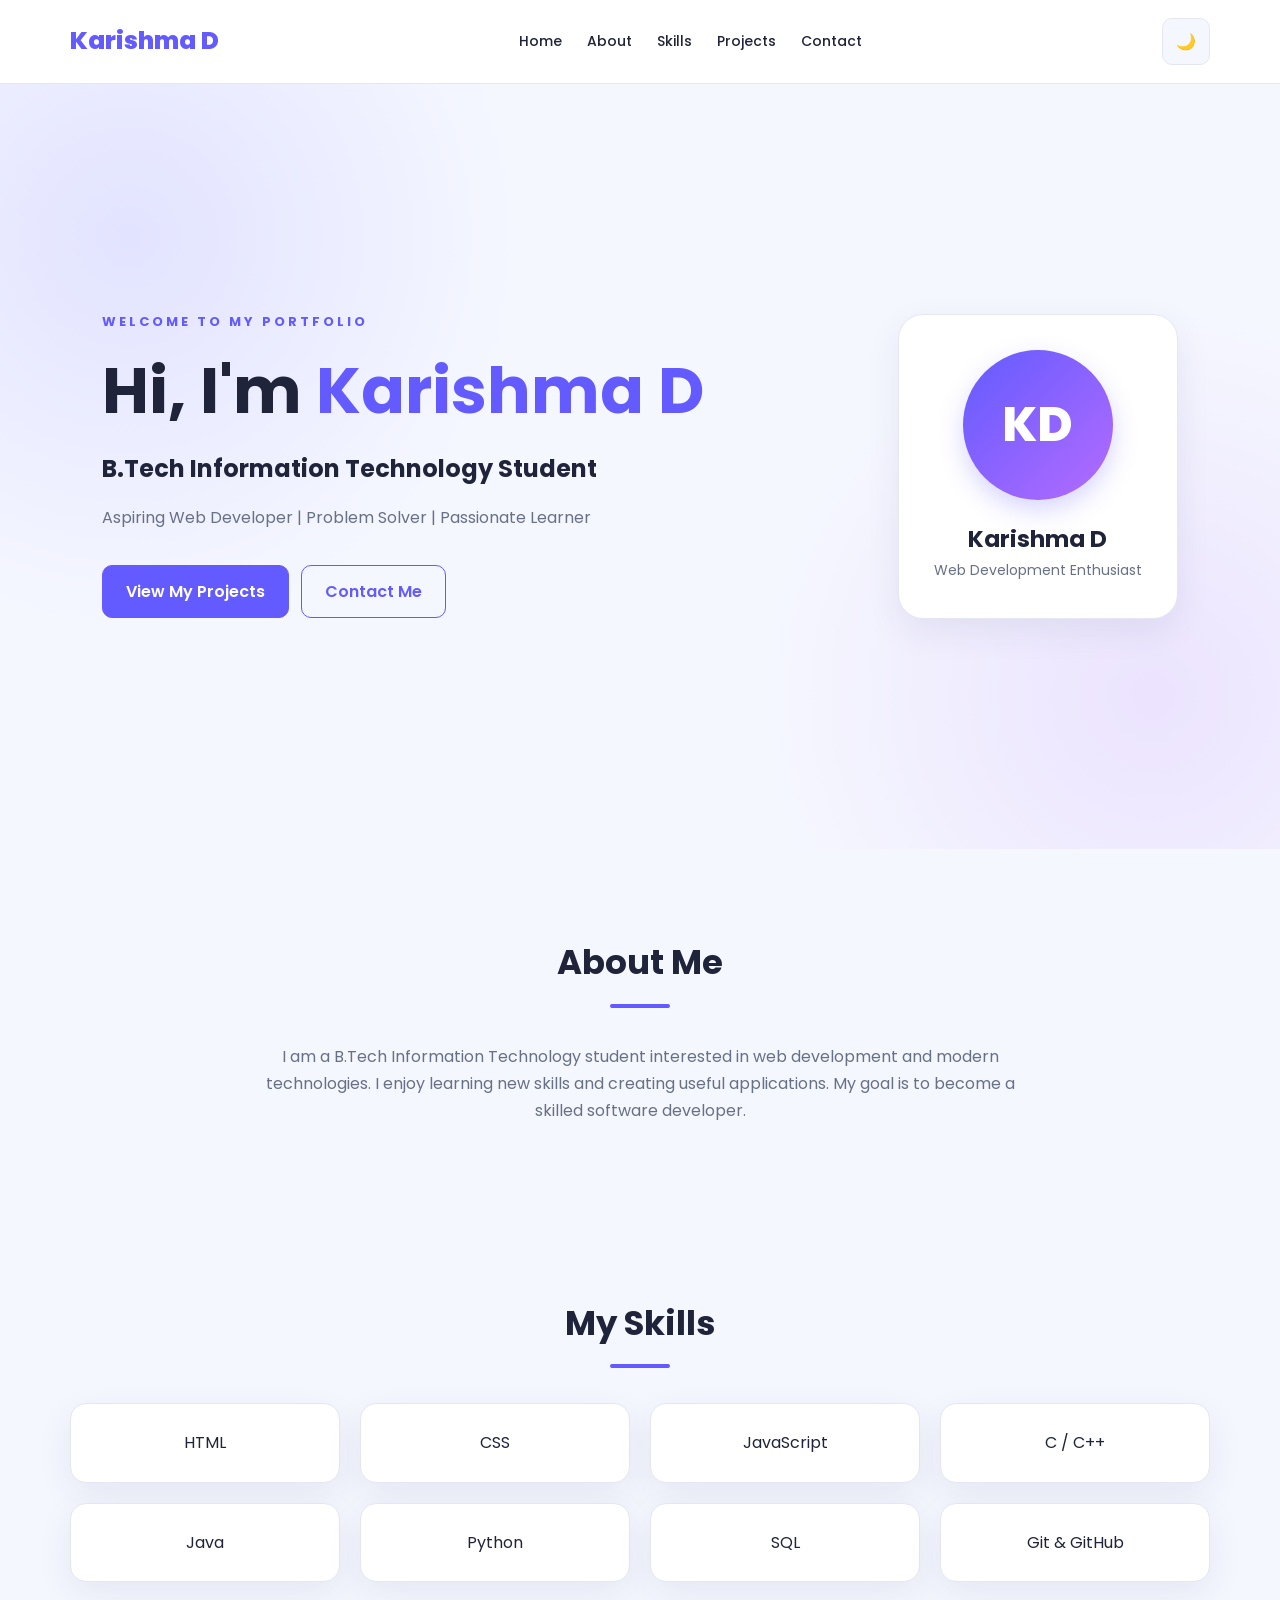
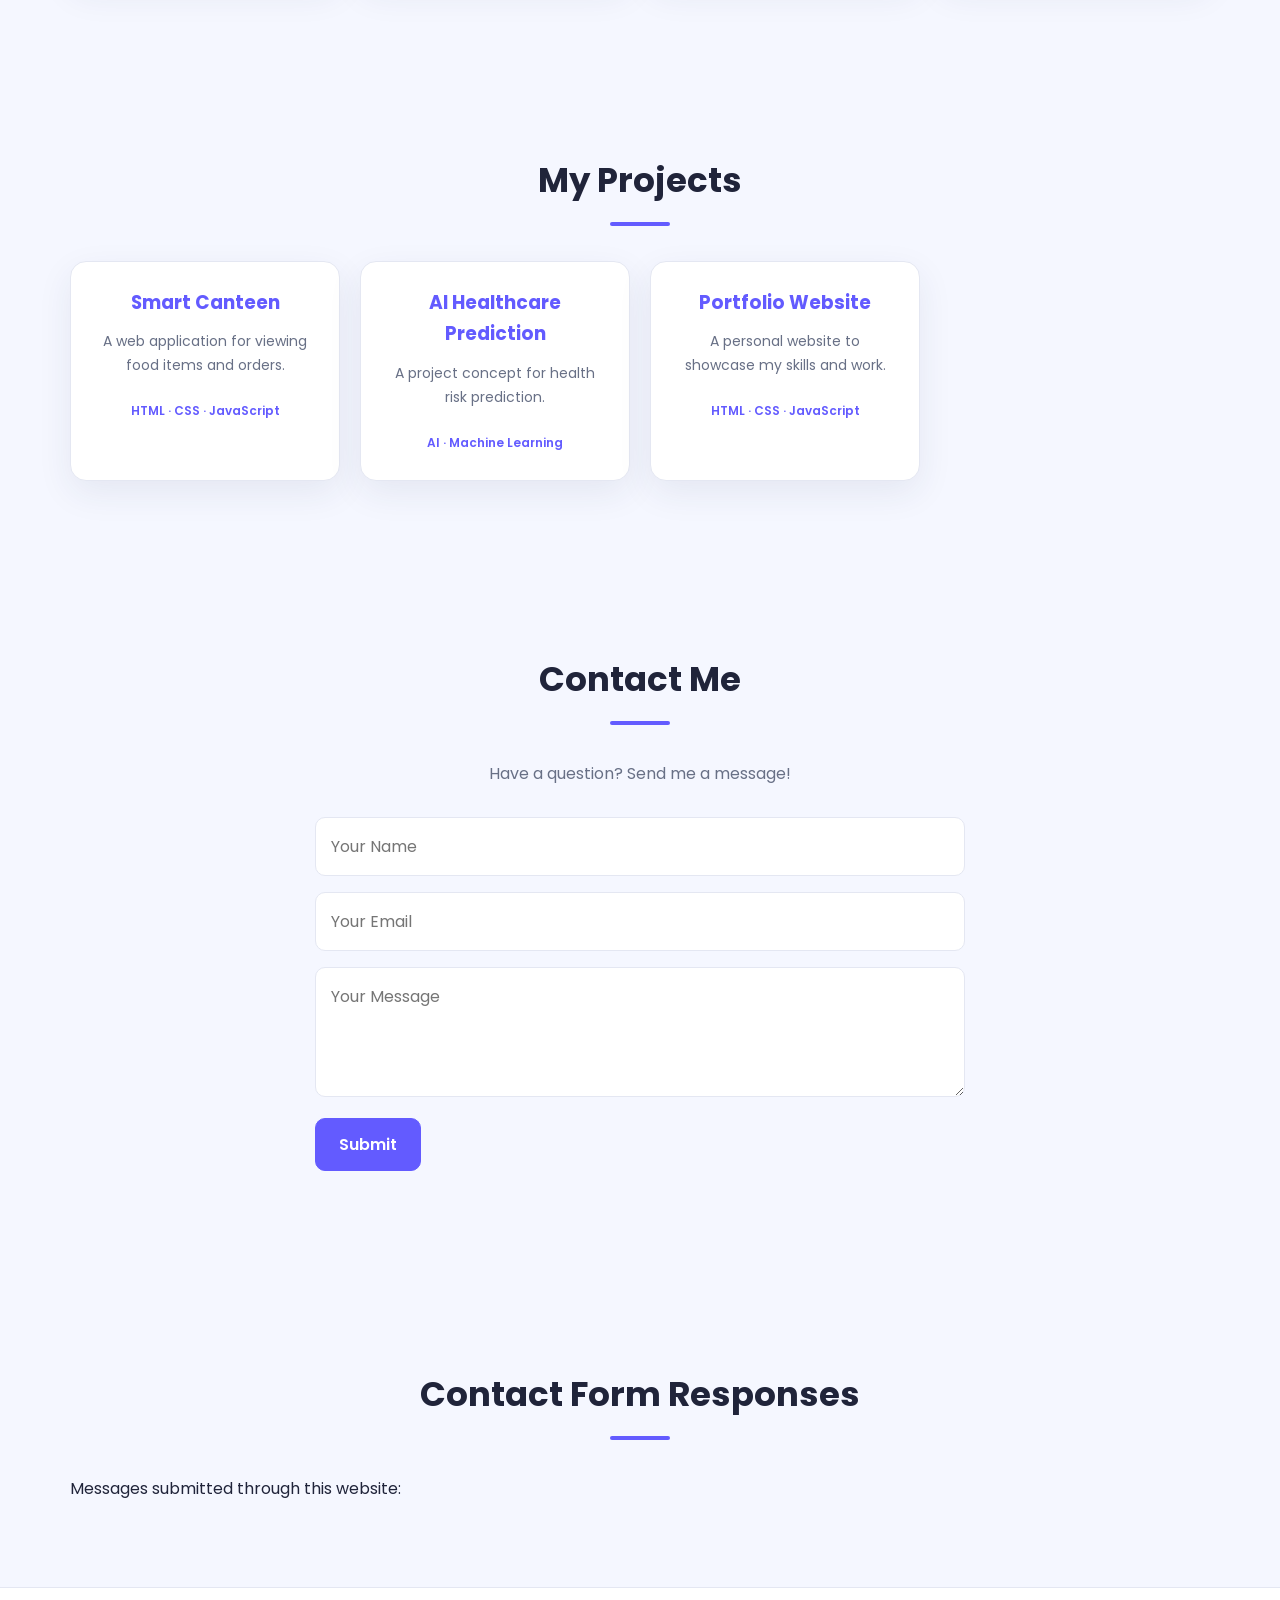
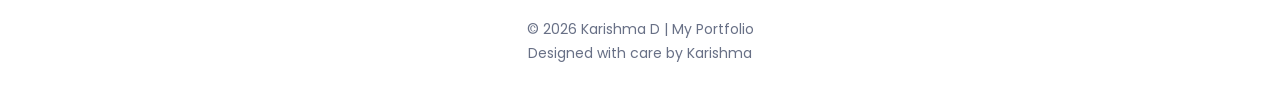
<file: index.html>
<!DOCTYPE html>
<html lang="en">
<head>
  <meta charset="UTF-8">
  <meta name="viewport" content="width=device-width, initial-scale=1.0">
  <title>Karishma D | Portfolio</title>

  <style>
    @import url('https://fonts.googleapis.com/css2?family=Poppins:wght@300;400;500;600;700;800&display=swap');

    :root {
      --bg: #f5f7ff;
      --surface: #ffffff;
      --text: #20243a;
      --muted: #687086;
      --primary: #635bff;
      --border: #e4e7f2;
      --shadow: 0 12px 35px rgba(40,45,90,0.08);
    }

    * {
      margin: 0;
      padding: 0;
      box-sizing: border-box;
      scroll-behavior: smooth;
    }

    body {
      font-family: 'Poppins', sans-serif;
      background: var(--bg);
      color: var(--text);
      line-height: 1.7;
      transition: background 0.3s, color 0.3s;
    }

    a {
      text-decoration: none;
      color: inherit;
    }

    button, input, textarea {
      font: inherit;
    }

    /* NAVBAR */

    header {
      position: sticky;
      top: 0;
      z-index: 1000;
      background: var(--surface);
      border-bottom: 1px solid var(--border);
    }

    .navbar {
      max-width: 1200px;
      margin: auto;
      padding: 18px 30px;
      display: flex;
      justify-content: space-between;
      align-items: center;
      gap: 20px;
    }

    .logo {
      font-size: 25px;
      font-weight: 800;
      color: var(--primary);
    }

    .nav-links {
      display: flex;
      gap: 25px;
    }

    .nav-links a {
      font-size: 14px;
      font-weight: 500;
      transition: 0.3s;
    }

    .nav-links a:hover {
      color: var(--primary);
    }

    #themeBtn {
      padding: 9px 13px;
      border: 1px solid var(--border);
      border-radius: 10px;
      background: var(--bg);
      cursor: pointer;
    }

    /* HERO */

    .hero {
      min-height: 85vh;
      padding: 90px 8%;
      display: flex;
      justify-content: space-between;
      align-items: center;
      gap: 50px;
      background:
        radial-gradient(circle at 10% 20%,
        rgba(99,91,255,0.13), transparent 30%),
        radial-gradient(circle at 90% 80%,
        rgba(168,85,247,0.12), transparent 30%);
    }

    .hero > div:first-child {
      max-width: 650px;
    }

    .tag {
      color: var(--primary);
      font-size: 13px;
      font-weight: 700;
      letter-spacing: 3px;
    }

    .hero h1 {
      font-size: clamp(38px, 5vw, 65px);
      line-height: 1.25;
      margin: 18px 0;
    }

    .hero h1 span {
      color: var(--primary);
    }

    .hero h2 {
      font-size: clamp(17px, 2.5vw, 24px);
      margin-bottom: 15px;
    }

    .hero > div:first-child > p:not(.tag) {
      color: var(--muted);
      margin-bottom: 28px;
    }

    .btn {
      display: inline-block;
      padding: 12px 23px;
      margin: 5px 8px 5px 0;
      border: 1px solid var(--primary);
      border-radius: 10px;
      background: var(--primary);
      color: white;
      font-weight: 600;
      cursor: pointer;
      transition: 0.3s;
    }

    .btn:hover {
      transform: translateY(-3px);
      box-shadow: 0 8px 20px rgba(99,91,255,0.25);
    }

    .btn.outline {
      background: transparent;
      color: var(--primary);
    }

    .profile {
      min-width: 260px;
      padding: 35px;
      text-align: center;
      border: 1px solid var(--border);
      border-radius: 25px;
      background: var(--surface);
      box-shadow: var(--shadow);
    }

    .avatar {
      width: 150px;
      height: 150px;
      margin: 0 auto 20px;
      display: grid;
      place-items: center;
      border-radius: 50%;
      background: linear-gradient(135deg, #635bff, #b46bff);
      color: white;
      font-size: 48px;
      font-weight: 800;
      box-shadow: 0 10px 25px rgba(99,91,255,0.25);
    }

    .profile h3 {
      font-size: 23px;
    }

    .profile p {
      color: var(--muted);
      font-size: 14px;
    }

    /* SECTIONS */

    .section {
      max-width: 1200px;
      margin: auto;
      padding: 85px 30px;
      scroll-margin-top: 80px;
    }

    .section h2 {
      text-align: center;
      font-size: 34px;
      margin-bottom: 35px;
    }

    .section h2::after {
      content: "";
      display: block;
      width: 60px;
      height: 4px;
      margin: 12px auto 0;
      background: var(--primary);
      border-radius: 5px;
    }

    #about > p,
    #contact > p {
      max-width: 800px;
      margin: auto;
      text-align: center;
      color: var(--muted);
    }

    /* SKILLS AND PROJECTS */

    .cards {
      display: grid;
      grid-template-columns: repeat(4, 1fr);
      gap: 20px;
    }

    .card {
      padding: 25px;
      text-align: center;
      border: 1px solid var(--border);
      border-radius: 16px;
      background: var(--surface);
      box-shadow: var(--shadow);
      transition: 0.3s;
    }

    .card:hover {
      transform: translateY(-6px);
      border-color: var(--primary);
    }

    .project h3 {
      margin-bottom: 12px;
      color: var(--primary);
    }

    .project p {
      color: var(--muted);
      font-size: 14px;
      margin-bottom: 18px;
    }

    .project span {
      font-size: 12px;
      font-weight: 600;
      color: var(--primary);
    }

    /* CONTACT FORM */

    #contactForm {
      max-width: 650px;
      margin: 30px auto 0;
      display: flex;
      flex-direction: column;
      gap: 16px;
    }

    #contactForm input,
    #contactForm textarea {
      width: 100%;
      padding: 15px;
      border: 1px solid var(--border);
      border-radius: 10px;
      background: var(--surface);
      color: var(--text);
      outline: none;
    }

    #contactForm input:focus,
    #contactForm textarea:focus {
      border-color: var(--primary);
      box-shadow: 0 0 0 3px rgba(99,91,255,0.1);
    }

    #contactForm textarea {
      min-height: 130px;
      resize: vertical;
    }

    #contactForm .btn {
      align-self: flex-start;
    }

    #status {
      margin-top: 20px !important;
      color: var(--primary) !important;
      font-weight: 600;
    }

    #responseList {
      max-width: 750px;
      margin: auto;
    }

    .response-card {
      padding: 20px;
      margin: 15px 0;
      background: var(--surface);
      border: 1px solid var(--border);
      border-radius: 12px;
      overflow-wrap: anywhere;
    }

    .response-card h3 {
      color: var(--primary);
      margin-bottom: 5px;
    }

    .response-card p {
      color: var(--muted);
      margin-top: 5px;
    }

    /* FOOTER */

    footer {
      padding: 30px 20px;
      text-align: center;
      background: var(--surface);
      border-top: 1px solid var(--border);
      color: var(--muted);
      font-size: 14px;
    }

    /* DARK MODE */

    body.dark {
      --bg: #10111b;
      --surface: #191b2b;
      --text: #f3f4ff;
      --muted: #a7adc2;
      --primary: #918aff;
      --border: #303249;
      --shadow: 0 12px 35px rgba(0,0,0,0.2);
    }

    /* RESPONSIVE */

    @media (max-width: 850px) {
      .hero {
        flex-direction: column;
        text-align: center;
        padding: 70px 25px;
      }

      .hero-buttons {
        display: flex;
        justify-content: center;
        flex-wrap: wrap;
      }

      .cards {
        grid-template-columns: repeat(2, 1fr);
      }

      .profile {
        width: min(100%, 350px);
      }

      .navbar {
        flex-wrap: wrap;
        justify-content: center;
      }

      .nav-links {
        width: 100%;
        justify-content: center;
        flex-wrap: wrap;
        gap: 15px;
      }
    }

    @media (max-width: 480px) {
      .cards {
        grid-template-columns: 1fr;
      }

      .section {
        padding: 60px 20px;
      }

      .section h2 {
        font-size: 28px;
      }

      .hero h1 {
        font-size: 38px;
      }

      .nav-links a {
        font-size: 12px;
      }

      .profile {
        padding: 25px;
      }
    }
  </style>
</head>

<body>

<header>
  <nav class="navbar">
    <a href="#home" class="logo">Karishma D</a>

    <div class="nav-links">
      <a href="#home">Home</a>
      <a href="#about">About</a>
      <a href="#skills">Skills</a>
      <a href="#projects">Projects</a>
      <a href="#contact">Contact</a>
    </div>

    <button id="themeBtn" aria-label="Change theme">🌙</button>
  </nav>
</header>

<section id="home" class="hero">
  <div>
    <p class="tag">WELCOME TO MY PORTFOLIO</p>
    <h1>Hi, I'm <span>Karishma D</span></h1>
    <h2>B.Tech Information Technology Student</h2>
    <p>
      Aspiring Web Developer | Problem Solver |
      Passionate Learner
    </p>
    <div class="hero-buttons">
      <a href="#projects" class="btn">View My Projects</a>
      <a href="#contact" class="btn outline">Contact Me</a>
    </div>
  </div>

  <div class="profile">
    <div class="avatar">KD</div>
    <h3>Karishma D</h3>
    <p>Web Development Enthusiast</p>
  </div>
</section>

<section id="about" class="section">
  <h2>About Me</h2>
  <p>
    I am a B.Tech Information Technology student interested
    in web development and modern technologies. I enjoy
    learning new skills and creating useful applications.
    My goal is to become a skilled software developer.
  </p>
</section>

<section id="skills" class="section">
  <h2>My Skills</h2>
  <div class="cards">
    <div class="card">HTML</div>
    <div class="card">CSS</div>
    <div class="card">JavaScript</div>
    <div class="card">C / C++</div>
    <div class="card">Java</div>
    <div class="card">Python</div>
    <div class="card">SQL</div>
    <div class="card">Git & GitHub</div>
  </div>
</section>

<section id="projects" class="section">
  <h2>My Projects</h2>

  <div class="cards">
    <div class="project card">
      <h3>Smart Canteen</h3>
      <p>A web application for viewing food items and orders.</p>
      <span>HTML · CSS · JavaScript</span>
    </div>

    <div class="project card">
      <h3>AI Healthcare Prediction</h3>
      <p>A project concept for health risk prediction.</p>
      <span>AI · Machine Learning</span>
    </div>

    <div class="project card">
      <h3>Portfolio Website</h3>
      <p>A personal website to showcase my skills and work.</p>
      <span>HTML · CSS · JavaScript</span>
    </div>
  </div>
</section>

<section id="contact" class="section">
  <h2>Contact Me</h2>
  <p>Have a question? Send me a message!</p>

  <form id="contactForm">
    <input id="name" type="text"
      placeholder="Your Name" required>

    <input id="email" type="email"
      placeholder="Your Email" required>

    <textarea id="message"
      placeholder="Your Message" required></textarea>

    <button class="btn" type="submit">Submit</button>
  </form>

  <p id="status" aria-live="polite"></p>
</section>

<section id="responses" class="section">
  <h2>Contact Form Responses</h2>
  <p>Messages submitted through this website:</p>
  <div id="responseList"></div>
</section>

<footer>
  <p>© 2026 Karishma D | My Portfolio</p>
  <p>Designed with care by Karishma</p>
</footer>

<script>
  // DARK AND LIGHT MODE

  const themeBtn = document.getElementById("themeBtn");

  themeBtn.addEventListener("click", function () {
    document.body.classList.toggle("dark");

    themeBtn.textContent =
      document.body.classList.contains("dark") ? "☀️" : "🌙";
  });


  // CONTACT FORM DEMO

  const contactForm = document.getElementById("contactForm");
  const status = document.getElementById("status");
  const responseList = document.getElementById("responseList");

  contactForm.addEventListener("submit", function (event) {
    event.preventDefault();

    const name = document.getElementById("name").value.trim();
    const email = document.getElementById("email").value.trim();
    const message = document.getElementById("message").value.trim();

    if (!name || !email || !message) {
      status.textContent = "Please fill in all fields.";
      return;
    }

    const card = document.createElement("div");
    card.className = "response-card";

    const heading = document.createElement("h3");
    heading.textContent = name;

    const emailText = document.createElement("p");
    emailText.textContent = "Email: " + email;

    const messageText = document.createElement("p");
    messageText.textContent = message;

    card.append(heading, emailText, messageText);
    responseList.prepend(card);

    status.textContent = "Thank you, " + name + "! Your message is displayed below.";

    contactForm.reset();
  });


  // SMOOTH SCROLL

  document.querySelectorAll('a[href^="#"]').forEach(function (link) {
    link.addEventListener("click", function (event) {
      const target = document.querySelector(link.getAttribute("href"));

      if (target) {
        event.preventDefault();
        target.scrollIntoView({ behavior: "smooth" });
      }
    });
  });
</script>

</body>
</html>
</file>
